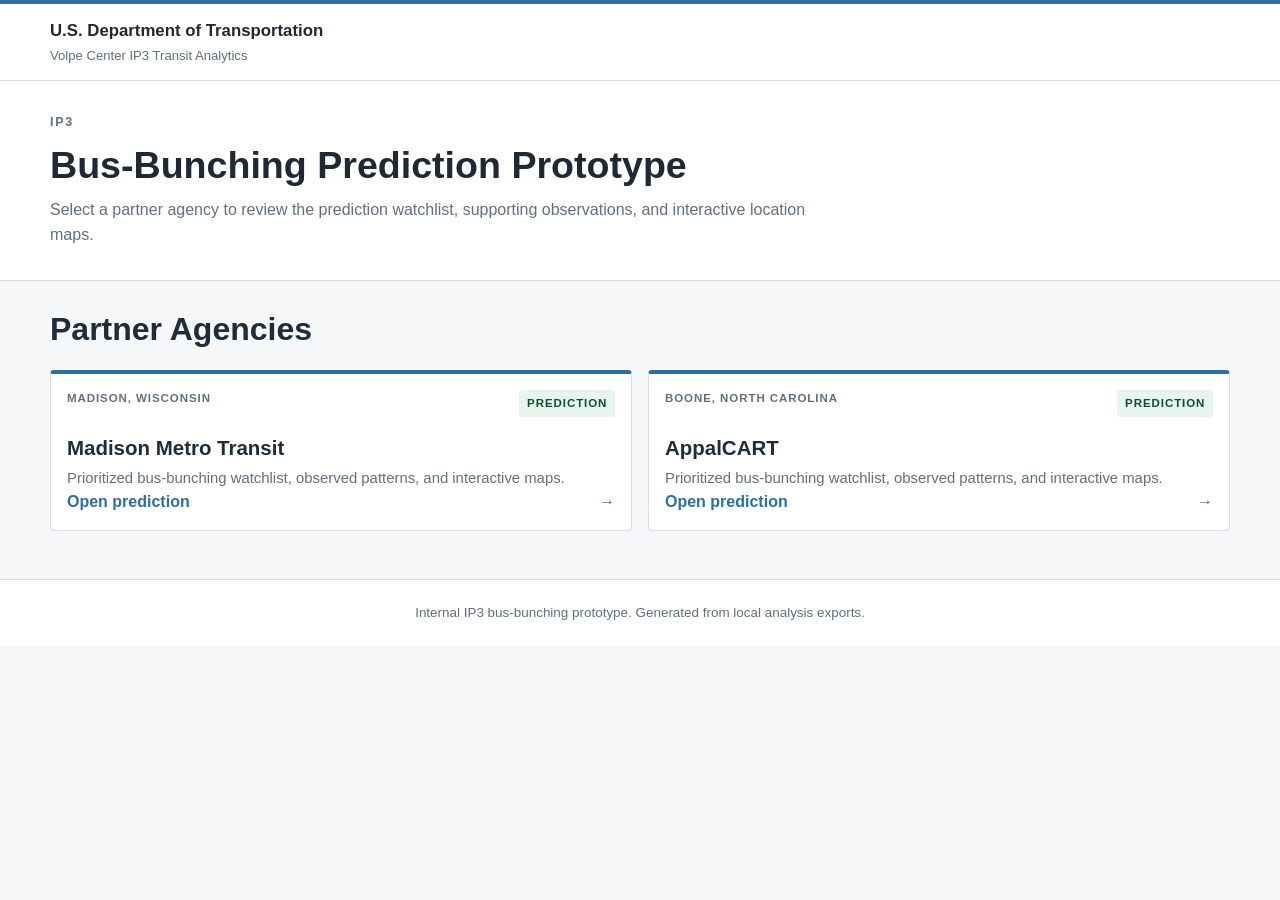
<file: index.html>
<!DOCTYPE html>
<html lang="en">
<head>
  <meta charset="UTF-8">
  <meta name="viewport" content="width=device-width, initial-scale=1.0">
  <meta name="robots" content="noindex, nofollow">
  <meta name="description" content="IP3 bus-bunching prototype.">
  <title>IP3 Bus Bunching Prototype</title>
  <link rel="stylesheet" href="assets/styles.css">
  
</head>
<body>
  <div class="site-shell">
    <header class="top-header">
  <div class="header-inner">
    <div class="brand-group">
      <div>
        <div class="brand-title">U.S. Department of Transportation</div>
        <div class="brand-subtitle">Volpe Center IP3 Transit Analytics</div>
      </div>
    </div>
    
  </div>
</header>
    
<section class="hero">
  <div class="section-inner">
    <div class="hero-content">
      <p class="eyebrow">IP3</p>
      <h1>Bus-Bunching Prediction Prototype</h1>
      <p>Select a partner agency to review the prediction watchlist, supporting observations, and interactive location maps.</p>
    </div>
  </div>
</section>

<main>
  <div class="section-inner">
    <section class="section" aria-labelledby="agency-heading">
      <div class="section-heading">
        <h2 id="agency-heading">Partner Agencies</h2>
      </div>
      <div class="agency-grid">
        
<a href="agencies/madison-metro.html" class="agency-card">
  <div class="card-top">
    <span class="card-kicker">Madison, Wisconsin</span>
    <span class="status ">Prediction</span>
  </div>
  <h3>Madison Metro Transit</h3>
  <p>Prioritized bus-bunching watchlist, observed patterns, and interactive maps.</p>
  <span class="card-action">Open prediction <span class="arrow" aria-hidden="true">&rarr;</span></span>
</a>
<a href="agencies/appalcart.html" class="agency-card">
  <div class="card-top">
    <span class="card-kicker">Boone, North Carolina</span>
    <span class="status ">Prediction</span>
  </div>
  <h3>AppalCART</h3>
  <p>Prioritized bus-bunching watchlist, observed patterns, and interactive maps.</p>
  <span class="card-action">Open prediction <span class="arrow" aria-hidden="true">&rarr;</span></span>
</a>
      </div>
    </section>
  </div>
</main>

    <footer class="footer">Internal IP3 bus-bunching prototype. Generated from local analysis exports.</footer>
  </div>
  
</body>
</html>
</file>
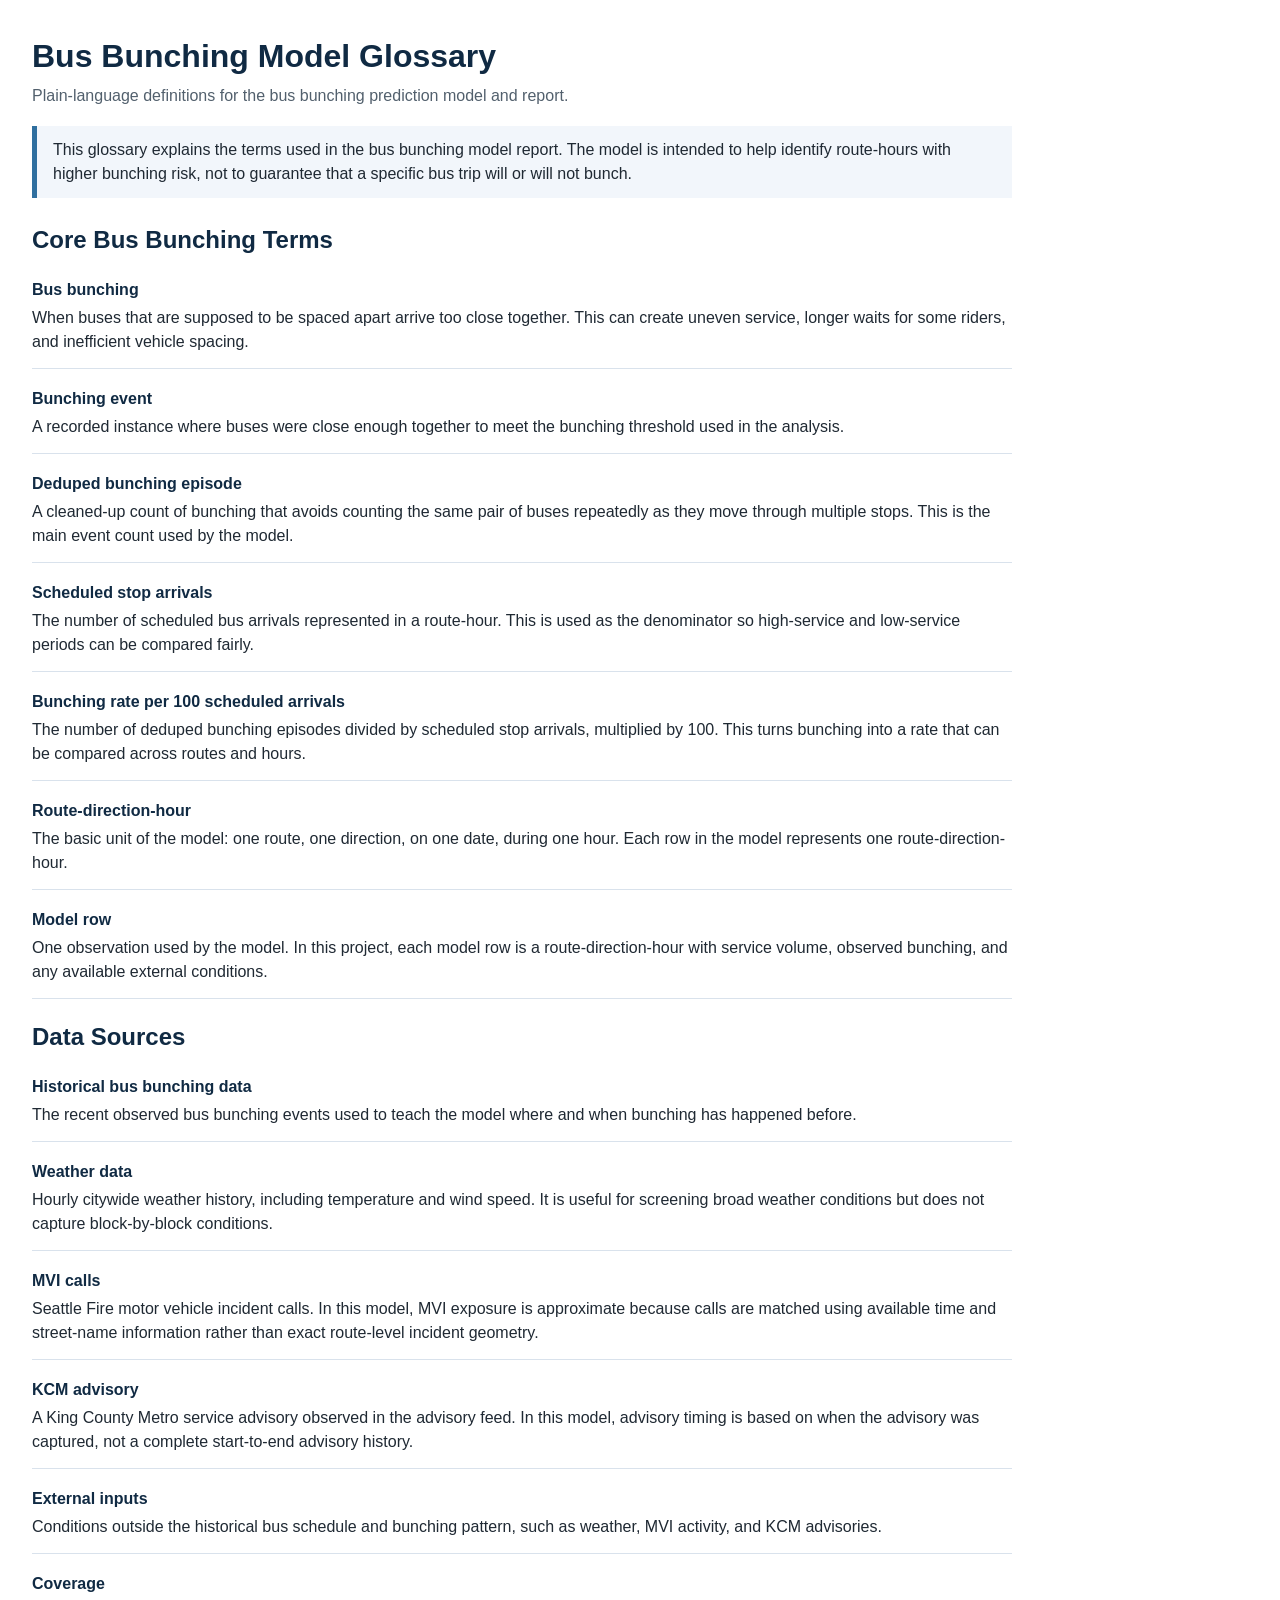
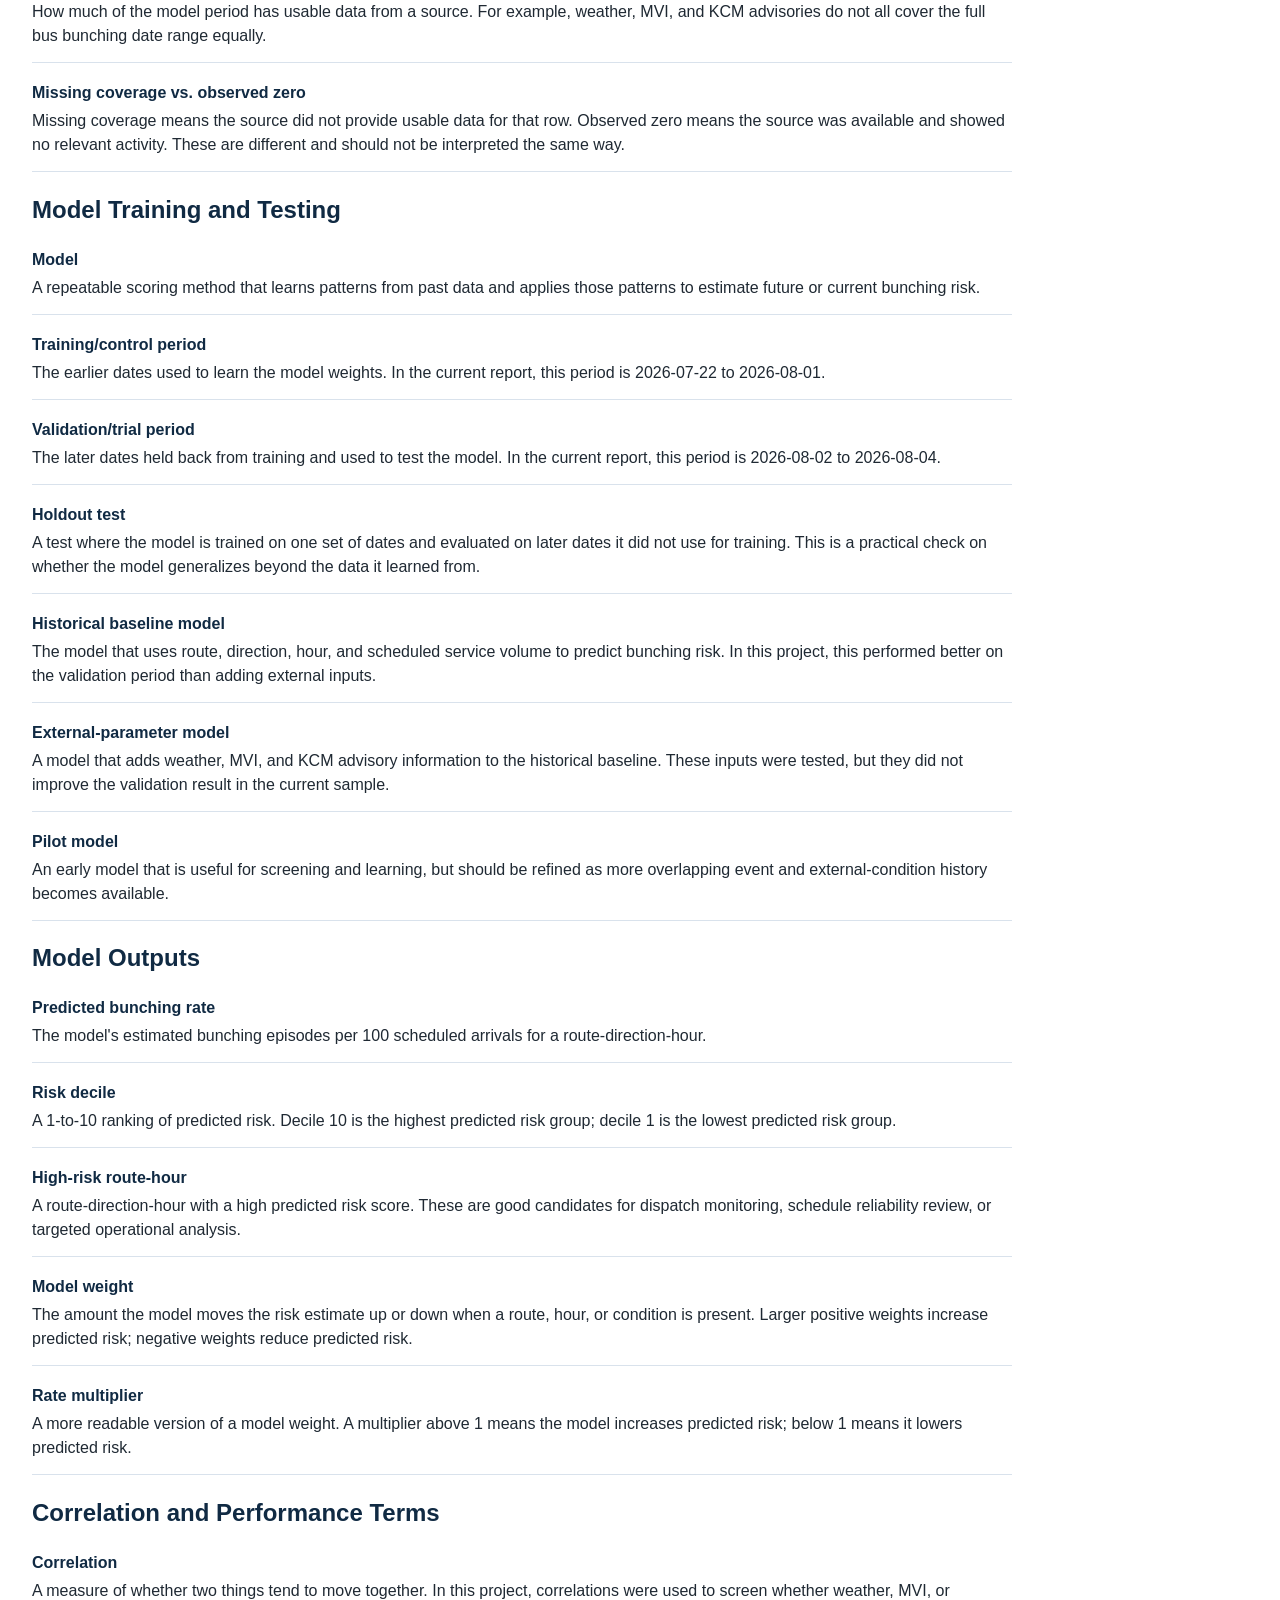
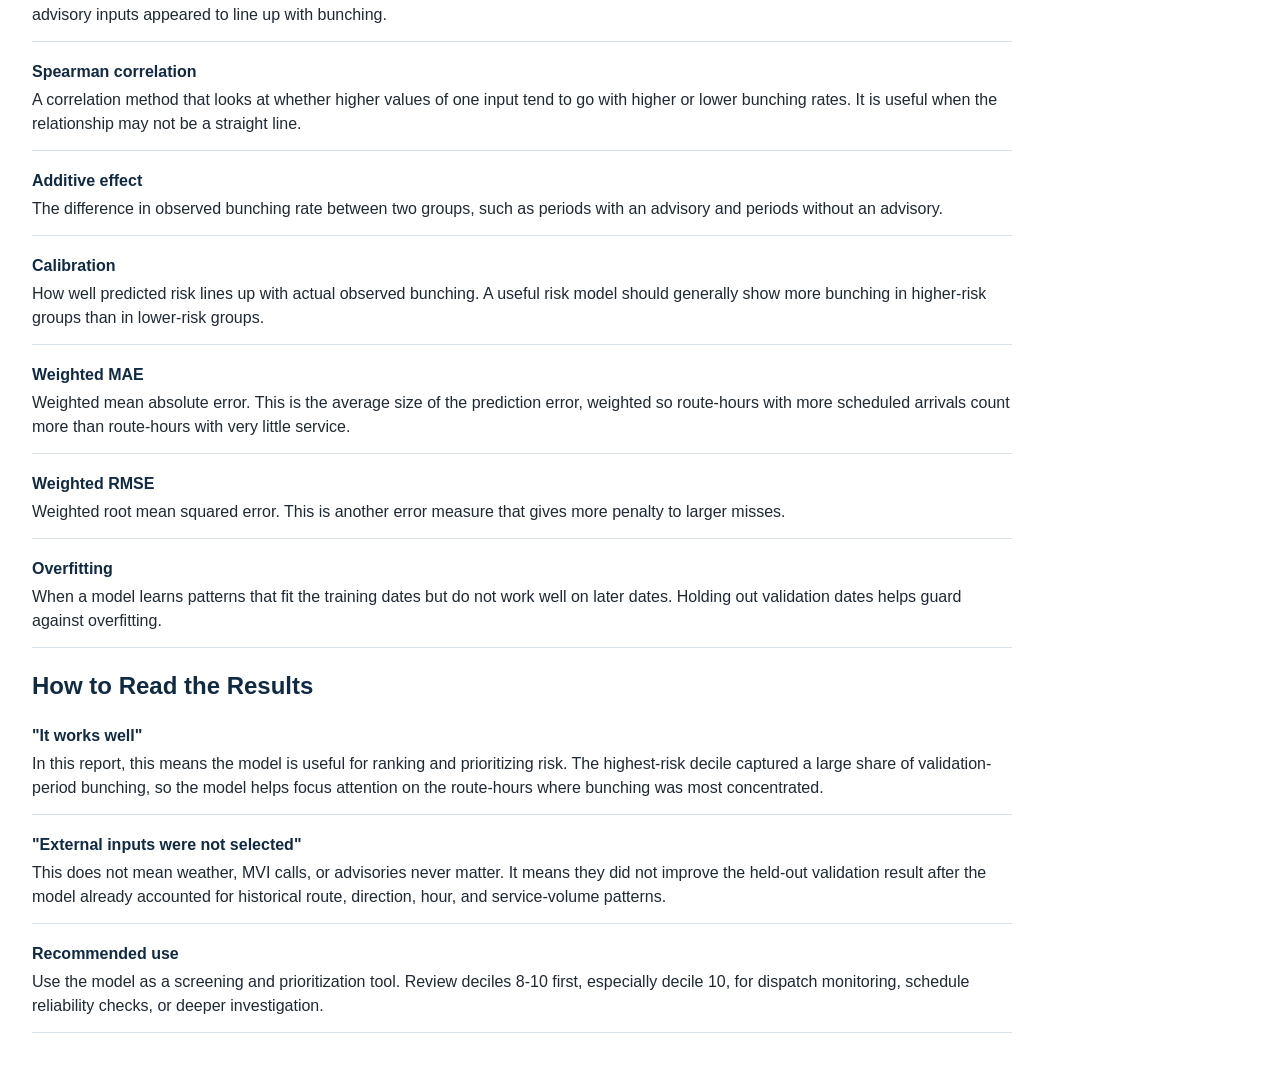
<file: bus_bunching_model_glossary.html>
<!doctype html>
<html>
<head>
<meta charset="utf-8">
<title>Bus Bunching Model Glossary</title>
<style>
body { font-family: Arial, sans-serif; margin: 32px; line-height: 1.5; color: #1f2933; max-width: 980px; }
h1, h2 { color: #102a43; }
h1 { margin-bottom: 4px; }
.subtitle { color: #52606d; margin-top: 0; }
.note { background: #f2f6fb; border-left: 5px solid #2f6f9f; padding: 12px 16px; margin: 18px 0 24px; }
dl { margin: 0; }
dt { font-weight: 700; color: #102a43; margin-top: 18px; }
dd { margin: 4px 0 0 0; border-bottom: 1px solid #d9e2ec; padding-bottom: 14px; }
.plain { color: #52606d; }
</style>
</head>
<body>
<h1>Bus Bunching Model Glossary</h1>
<p class="subtitle">Plain-language definitions for the bus bunching prediction model and report.</p>

<div class="note">
This glossary explains the terms used in the bus bunching model report. The model is intended to help identify route-hours with higher bunching risk, not to guarantee that a specific bus trip will or will not bunch.
</div>

<h2>Core Bus Bunching Terms</h2>
<dl>
<dt>Bus bunching</dt>
<dd>When buses that are supposed to be spaced apart arrive too close together. This can create uneven service, longer waits for some riders, and inefficient vehicle spacing.</dd>

<dt>Bunching event</dt>
<dd>A recorded instance where buses were close enough together to meet the bunching threshold used in the analysis.</dd>

<dt>Deduped bunching episode</dt>
<dd>A cleaned-up count of bunching that avoids counting the same pair of buses repeatedly as they move through multiple stops. This is the main event count used by the model.</dd>

<dt>Scheduled stop arrivals</dt>
<dd>The number of scheduled bus arrivals represented in a route-hour. This is used as the denominator so high-service and low-service periods can be compared fairly.</dd>

<dt>Bunching rate per 100 scheduled arrivals</dt>
<dd>The number of deduped bunching episodes divided by scheduled stop arrivals, multiplied by 100. This turns bunching into a rate that can be compared across routes and hours.</dd>

<dt>Route-direction-hour</dt>
<dd>The basic unit of the model: one route, one direction, on one date, during one hour. Each row in the model represents one route-direction-hour.</dd>

<dt>Model row</dt>
<dd>One observation used by the model. In this project, each model row is a route-direction-hour with service volume, observed bunching, and any available external conditions.</dd>
</dl>

<h2>Data Sources</h2>
<dl>
<dt>Historical bus bunching data</dt>
<dd>The recent observed bus bunching events used to teach the model where and when bunching has happened before.</dd>

<dt>Weather data</dt>
<dd>Hourly citywide weather history, including temperature and wind speed. It is useful for screening broad weather conditions but does not capture block-by-block conditions.</dd>

<dt>MVI calls</dt>
<dd>Seattle Fire motor vehicle incident calls. In this model, MVI exposure is approximate because calls are matched using available time and street-name information rather than exact route-level incident geometry.</dd>

<dt>KCM advisory</dt>
<dd>A King County Metro service advisory observed in the advisory feed. In this model, advisory timing is based on when the advisory was captured, not a complete start-to-end advisory history.</dd>

<dt>External inputs</dt>
<dd>Conditions outside the historical bus schedule and bunching pattern, such as weather, MVI activity, and KCM advisories.</dd>

<dt>Coverage</dt>
<dd>How much of the model period has usable data from a source. For example, weather, MVI, and KCM advisories do not all cover the full bus bunching date range equally.</dd>

<dt>Missing coverage vs. observed zero</dt>
<dd>Missing coverage means the source did not provide usable data for that row. Observed zero means the source was available and showed no relevant activity. These are different and should not be interpreted the same way.</dd>
</dl>

<h2>Model Training and Testing</h2>
<dl>
<dt>Model</dt>
<dd>A repeatable scoring method that learns patterns from past data and applies those patterns to estimate future or current bunching risk.</dd>

<dt>Training/control period</dt>
<dd>The earlier dates used to learn the model weights. In the current report, this period is 2026-07-22 to 2026-08-01.</dd>

<dt>Validation/trial period</dt>
<dd>The later dates held back from training and used to test the model. In the current report, this period is 2026-08-02 to 2026-08-04.</dd>

<dt>Holdout test</dt>
<dd>A test where the model is trained on one set of dates and evaluated on later dates it did not use for training. This is a practical check on whether the model generalizes beyond the data it learned from.</dd>

<dt>Historical baseline model</dt>
<dd>The model that uses route, direction, hour, and scheduled service volume to predict bunching risk. In this project, this performed better on the validation period than adding external inputs.</dd>

<dt>External-parameter model</dt>
<dd>A model that adds weather, MVI, and KCM advisory information to the historical baseline. These inputs were tested, but they did not improve the validation result in the current sample.</dd>

<dt>Pilot model</dt>
<dd>An early model that is useful for screening and learning, but should be refined as more overlapping event and external-condition history becomes available.</dd>
</dl>

<h2>Model Outputs</h2>
<dl>
<dt>Predicted bunching rate</dt>
<dd>The model's estimated bunching episodes per 100 scheduled arrivals for a route-direction-hour.</dd>

<dt>Risk decile</dt>
<dd>A 1-to-10 ranking of predicted risk. Decile 10 is the highest predicted risk group; decile 1 is the lowest predicted risk group.</dd>

<dt>High-risk route-hour</dt>
<dd>A route-direction-hour with a high predicted risk score. These are good candidates for dispatch monitoring, schedule reliability review, or targeted operational analysis.</dd>

<dt>Model weight</dt>
<dd>The amount the model moves the risk estimate up or down when a route, hour, or condition is present. Larger positive weights increase predicted risk; negative weights reduce predicted risk.</dd>

<dt>Rate multiplier</dt>
<dd>A more readable version of a model weight. A multiplier above 1 means the model increases predicted risk; below 1 means it lowers predicted risk.</dd>
</dl>

<h2>Correlation and Performance Terms</h2>
<dl>
<dt>Correlation</dt>
<dd>A measure of whether two things tend to move together. In this project, correlations were used to screen whether weather, MVI, or advisory inputs appeared to line up with bunching.</dd>

<dt>Spearman correlation</dt>
<dd>A correlation method that looks at whether higher values of one input tend to go with higher or lower bunching rates. It is useful when the relationship may not be a straight line.</dd>

<dt>Additive effect</dt>
<dd>The difference in observed bunching rate between two groups, such as periods with an advisory and periods without an advisory.</dd>

<dt>Calibration</dt>
<dd>How well predicted risk lines up with actual observed bunching. A useful risk model should generally show more bunching in higher-risk groups than in lower-risk groups.</dd>

<dt>Weighted MAE</dt>
<dd>Weighted mean absolute error. This is the average size of the prediction error, weighted so route-hours with more scheduled arrivals count more than route-hours with very little service.</dd>

<dt>Weighted RMSE</dt>
<dd>Weighted root mean squared error. This is another error measure that gives more penalty to larger misses.</dd>

<dt>Overfitting</dt>
<dd>When a model learns patterns that fit the training dates but do not work well on later dates. Holding out validation dates helps guard against overfitting.</dd>
</dl>

<h2>How to Read the Results</h2>
<dl>
<dt>"It works well"</dt>
<dd>In this report, this means the model is useful for ranking and prioritizing risk. The highest-risk decile captured a large share of validation-period bunching, so the model helps focus attention on the route-hours where bunching was most concentrated.</dd>

<dt>"External inputs were not selected"</dt>
<dd>This does not mean weather, MVI calls, or advisories never matter. It means they did not improve the held-out validation result after the model already accounted for historical route, direction, hour, and service-volume patterns.</dd>

<dt>Recommended use</dt>
<dd>Use the model as a screening and prioritization tool. Review deciles 8-10 first, especially decile 10, for dispatch monitoring, schedule reliability checks, or deeper investigation.</dd>
</dl>
</body>
</html>
</file>
<file: assets/styles.css>
:root {
  --navy: #1f2d3a;
  --blue: #2f6f9f;
  --blue-dark: #1f547a;
  --ink: #1f2933;
  --muted: #607080;
  --paper: #ffffff;
  --soft: #f6f7f9;
  --border: #d6dde3;
  --green: #2d7d59;
  --amber: #b35c00;
  --aqua: #0f766e;
  --plum: #6d4c71;
  --shadow: none;
}

* { box-sizing: border-box; }

body {
  min-height: 100vh;
  margin: 0;
  color: var(--ink);
  background: var(--soft);
  font-family: "Public Sans", "Segoe UI", Arial, sans-serif;
  line-height: 1.55;
}

a { color: inherit; }

.top-header {
  color: var(--ink);
  background: #ffffff;
  border-top: 4px solid var(--blue);
  border-bottom: 1px solid var(--border);
}

.header-inner,
.section-inner {
  width: min(1180px, calc(100% - 2rem));
  margin: 0 auto;
}

.header-inner {
  display: flex;
  min-height: 76px;
  align-items: center;
  justify-content: space-between;
  gap: 16px;
}

.brand-group {
  display: flex;
  align-items: center;
  gap: 14px;
}

.brand-title {
  font-size: 1.05rem;
  font-weight: 750;
}

.brand-subtitle {
  margin-top: 2px;
  color: var(--muted);
  font-size: 0.82rem;
}

.nav-link {
  color: var(--blue);
  font-size: 0.9rem;
  font-weight: 700;
  text-decoration: none;
}

.nav-link:hover { text-decoration: underline; }

.hero {
  color: var(--ink);
  background: #ffffff;
  border-bottom: 1px solid var(--border);
}

.hero .section-inner {
  display: grid;
  min-height: 0;
  padding: 2rem 0;
  align-items: start;
  gap: 2rem;
}

.hero-content { max-width: 870px; }

.eyebrow {
  margin: 0 0 0.75rem;
  color: var(--muted);
  font-size: 0.78rem;
  font-weight: 800;
  letter-spacing: 0.14em;
  text-transform: uppercase;
}

h1 {
  margin: 0;
  font-size: clamp(1.75rem, 3vw, 2.35rem);
  line-height: 1.15;
}

.hero p:last-child {
  max-width: 780px;
  margin: 0.65rem 0 0;
  color: var(--muted);
  font-size: 1rem;
}

main { padding: 1.5rem 0 3rem; }

.section {
  margin-top: 1.5rem;
}

.section:first-child { margin-top: 0; }

.section-heading {
  margin-bottom: 1rem;
}

.section-heading h2 {
  margin: 0;
  color: var(--navy);
  font-size: clamp(1.45rem, 3vw, 2rem);
}

.section-heading p {
  max-width: 820px;
  margin: 0.35rem 0 0;
  color: var(--muted);
}

.agency-grid {
  display: grid;
  grid-template-columns: repeat(2, minmax(0, 1fr));
  gap: 1rem;
}

.agency-card,
.panel,
.metric,
.definition,
.bar-chart,
.map-panel,
.table-panel {
  background: var(--paper);
  border: 1px solid var(--border);
  border-radius: 4px;
  box-shadow: none;
}

.agency-card {
  display: flex;
  min-height: 150px;
  padding: 1rem;
  flex-direction: column;
  text-decoration: none;
  border-top: 4px solid var(--blue);
  transition: transform 160ms ease, box-shadow 160ms ease, border-color 160ms ease;
}

.agency-card:hover {
  transform: none;
  border-top-color: var(--blue-dark);
  box-shadow: var(--shadow);
}

.agency-card:focus-visible {
  outline: 3px solid rgba(29, 112, 184, 0.35);
  outline-offset: 4px;
}

.card-kicker,
.status {
  font-size: 0.72rem;
  font-weight: 800;
  letter-spacing: 0.08em;
  text-transform: uppercase;
}

.card-kicker { color: var(--muted); }

.status {
  display: inline-flex;
  width: fit-content;
  padding: 0.28rem 0.48rem;
  color: #0b4f32;
  background: #e8f4ee;
  border-radius: 3px;
}

.status.pending { color: #6f3b00; background: #fff1d6; }
.status.profile { color: #4b3a52; background: #efe7f1; }

.card-top {
  display: flex;
  justify-content: space-between;
  gap: 0.75rem;
  align-items: flex-start;
}

.agency-card h3 {
  margin: 1.1rem 0 0.4rem;
  color: var(--navy);
  font-size: 1.28rem;
  line-height: 1.25;
}

.agency-card p {
  margin: 0;
  color: var(--muted);
  font-size: 0.93rem;
}

.card-stats {
  display: grid;
  grid-template-columns: repeat(2, minmax(0, 1fr));
  gap: 0.6rem;
  margin: 1.1rem 0;
}

.mini-stat strong {
  display: block;
  color: var(--ink);
  font-size: 1.05rem;
}

.mini-stat span {
  color: var(--muted);
  font-size: 0.76rem;
}

.card-action {
  display: flex;
  margin-top: auto;
  align-items: center;
  justify-content: space-between;
  color: var(--blue);
  font-weight: 750;
}

.arrow { transition: transform 160ms ease; }
.agency-card:hover .arrow { transform: translateX(4px); }

.metrics-grid {
  display: grid;
  grid-template-columns: repeat(4, minmax(0, 1fr));
  gap: 1rem;
}

.metric {
  padding: 0.9rem;
  min-height: 104px;
}

.metric span {
  display: block;
  color: var(--muted);
  font-size: 0.78rem;
  font-weight: 750;
  letter-spacing: 0.06em;
  text-transform: uppercase;
}

.metric strong {
  display: block;
  margin-top: 0.35rem;
  color: var(--navy);
  font-size: clamp(1.35rem, 2.4vw, 1.75rem);
  line-height: 1.05;
}

.metric small {
  display: block;
  margin-top: 0.45rem;
  color: var(--muted);
}

.two-col {
  display: grid;
  grid-template-columns: minmax(0, 1.15fr) minmax(300px, 0.85fr);
  gap: 1rem;
  align-items: start;
}

.panel { padding: 1.25rem; }

.panel h2,
.panel h3,
.bar-chart h3,
.table-panel h3,
.map-panel h3,
.chart-panel h3 {
  margin: 0 0 0.65rem;
  color: var(--navy);
}

.panel p {
  color: var(--muted);
  margin: 0.45rem 0 0;
}

.definition-grid {
  display: grid;
  grid-template-columns: repeat(3, minmax(0, 1fr));
  gap: 1rem;
}

.definition {
  padding: 1rem;
}

.definition h3 {
  margin: 0 0 0.4rem;
  color: var(--navy);
}

.definition p {
  margin: 0;
  color: var(--muted);
  font-size: 0.94rem;
}

.bar-chart,
.table-panel,
.map-panel,
.chart-panel {
  padding: 1rem;
}

.table-panel {
  max-width: 100%;
  overflow-x: auto;
}

.prediction-feature {
  padding: 1.25rem;
  background: #ffffff;
  border: 2px solid rgba(47, 111, 159, 0.28);
  border-left: 6px solid var(--blue);
}

.prediction-feature .eyebrow {
  margin-bottom: 0.4rem;
  color: var(--blue-dark);
}

.prediction-feature h2 {
  margin: 0;
  color: var(--navy);
  font-size: clamp(1.55rem, 3vw, 2.1rem);
}

.prediction-feature p {
  max-width: 880px;
  margin: 0.55rem 0 0;
  color: var(--ink);
}

.prediction-feature .snapshot-grid {
  margin-top: 1rem;
}

.prediction-tables {
  grid-template-columns: 1fr;
  align-items: stretch;
}

.tab-list {
  display: inline-flex;
  flex-wrap: wrap;
  gap: 0.35rem;
  padding: 0.35rem;
  background: #e9f0f3;
  border: 1px solid var(--border);
  border-radius: 6px;
}

.tab-button {
  min-height: 2.5rem;
  padding: 0.58rem 0.85rem;
  color: var(--ink);
  background: transparent;
  border: 1px solid transparent;
  border-radius: 4px;
  font: inherit;
  font-weight: 750;
  cursor: pointer;
}

.tab-button[aria-selected="true"] {
  color: var(--navy);
  background: #ffffff;
  border-color: var(--border);
  box-shadow: 0 1px 2px rgba(16, 47, 78, 0.08);
}

.tab-panel[hidden] {
  display: none;
}

.prediction-map-layout {
  display: grid;
  grid-template-columns: minmax(0, 2fr) minmax(260px, 1fr);
  gap: 1rem;
  align-items: stretch;
}

.prediction-map-card {
  padding: 1rem;
}

.prediction-map {
  display: block;
  width: 100%;
  height: min(58vh, 560px);
  min-height: 380px;
  background: #eef4f7;
  border: 1px solid var(--border);
  border-radius: 8px;
}

.prediction-map-fallback[hidden] {
  display: none;
}

.prediction-route-controls {
  margin-bottom: 1rem;
}

.prediction-route-controls label {
  display: inline-flex;
  min-height: 2.5rem;
  align-items: center;
  gap: 0.5rem;
  cursor: pointer;
}

.prediction-route-controls input {
  width: 1rem;
  height: 1rem;
  accent-color: var(--blue);
}

.prediction-route-controls fieldset {
  min-width: 0;
  margin: 0.5rem 0 0;
  padding: 0.5rem 0.75rem;
  border: 1px solid var(--border);
  border-radius: 6px;
}

.prediction-route-controls fieldset[hidden] {
  display: none;
}

.prediction-route-options {
  display: flex;
  flex-wrap: wrap;
  gap: 0 1rem;
}

.route-color-key {
  width: 1.25rem;
  border-top: 3px solid;
}

.prediction-map-list {
  display: grid;
  gap: 0.6rem;
  margin: 0.75rem 0 0;
  padding: 0;
  list-style: none;
}

.prediction-map-list li {
  padding: 0.7rem;
  background: #f7fafc;
  border: 1px solid var(--border);
  border-radius: 6px;
}

.priority-chip {
  display: inline-flex;
  width: fit-content;
  margin-bottom: 0.3rem;
  padding: 0.18rem 0.42rem;
  color: #ffffff;
  background: var(--blue);
  border-radius: 3px;
  font-size: 0.73rem;
  font-weight: 800;
  letter-spacing: 0.04em;
  text-transform: uppercase;
}

.priority-chip.high { background: #a93d33; }
.priority-chip.medium { background: #9a5b00; }
.priority-chip.monitor { background: var(--blue); }

.visual-image {
  display: block;
  width: 100%;
  height: auto;
  border: 1px solid var(--border);
  background: #ffffff;
}

.visual-link {
  display: inline-flex;
  width: fit-content;
  margin-top: 0.8rem;
  padding: 0.62rem 0.85rem;
  align-items: center;
  justify-content: center;
  color: #ffffff;
  background: var(--blue);
  border: 1px solid var(--blue-dark);
  border-radius: 4px;
  font-weight: 700;
  line-height: 1.2;
  text-decoration: none;
}

.visual-link:hover {
  background: var(--blue-dark);
  text-decoration: none;
}

.visual-link.secondary {
  color: var(--blue);
  background: #ffffff;
  border-color: var(--border);
}

.visual-link.secondary:hover {
  color: #ffffff;
  background: var(--blue-dark);
  border-color: var(--blue-dark);
}

.visual-link:focus-visible {
  outline: 3px solid rgba(29, 112, 184, 0.35);
  outline-offset: 3px;
}

.bar-row {
  display: grid;
  grid-template-columns: minmax(84px, 0.34fr) minmax(0, 1fr) minmax(74px, auto);
  gap: 0.7rem;
  align-items: center;
  margin: 0.58rem 0;
  font-size: 0.9rem;
}

.bar-label {
  overflow-wrap: anywhere;
  font-weight: 700;
}

.bar-track {
  height: 12px;
  overflow: hidden;
  background: #e7eef5;
  border-radius: 999px;
}

.bar-fill {
  height: 100%;
  min-width: 2px;
  background: var(--blue);
}

.bar-value {
  color: var(--muted);
  text-align: right;
  font-variant-numeric: tabular-nums;
}

.map-svg {
  display: block;
  width: 100%;
  min-height: 300px;
  background: #e9f0f3;
  border: 1px solid var(--border);
  border-radius: 8px;
}

.route-map-panel {
  padding: 0;
  overflow: hidden;
}

.route-map-workspace {
  display: grid;
  grid-template-columns: minmax(0, 2fr) minmax(280px, 1fr);
  gap: 1rem;
  align-items: stretch;
}

.route-map-side {
  display: flex;
  flex-direction: column;
  gap: 0.75rem;
  min-height: 100%;
}

.route-map-side h2,
.route-map-side p {
  margin: 0;
}

.watchlist {
  display: grid;
  gap: 0.7rem;
  margin: 0;
  padding: 0;
  list-style: none;
}

.watchlist li {
  padding: 0.75rem;
  background: #f7fafc;
  border: 1px solid var(--border);
  border-radius: 6px;
}

.watchlist strong,
.watchlist span,
.watchlist small {
  display: block;
}

.watchlist span {
  margin-top: 0.3rem;
  color: var(--ink);
}

.watchlist small {
  margin-top: 0.32rem;
  color: var(--muted);
  line-height: 1.35;
}

.route-map-toolbar {
  display: flex;
  flex-wrap: wrap;
  gap: 0.85rem;
  padding: 1rem;
  align-items: end;
  background: #ffffff;
  border-bottom: 1px solid var(--border);
}

.route-map-control {
  display: grid;
  gap: 0.25rem;
  min-width: 180px;
}

.route-map-control span {
  color: var(--muted);
  font-size: 0.74rem;
  font-weight: 800;
  letter-spacing: 0.06em;
  text-transform: uppercase;
}

.route-map-control select {
  min-height: 2.45rem;
  padding: 0.55rem 2rem 0.55rem 0.65rem;
  color: var(--ink);
  background: #ffffff;
  border: 1px solid var(--border);
  border-radius: 4px;
  font: inherit;
}

.route-map-stats {
  margin-left: auto;
  color: var(--muted);
  font-size: 0.88rem;
}

.route-map-canvas {
  width: 100%;
  height: min(68vh, 720px);
  min-height: 460px;
  background: #e9f0f3;
}

.route-map-actions {
  display: flex;
  flex-wrap: wrap;
  gap: 0.65rem;
  margin-top: 1rem;
}

.map-note {
  margin: 0.6rem 0 0;
  color: var(--muted);
  font-size: 0.85rem;
}

.snapshot-grid {
  display: grid;
  grid-template-columns: repeat(3, minmax(0, 1fr));
  gap: 0.8rem;
}

.game-day-grid {
  display: grid;
  grid-template-columns: repeat(2, minmax(0, 1fr));
  gap: 1rem;
}

.event-card h3 {
  font-size: 1.1rem;
}

.event-card strong {
  color: var(--navy);
  font-size: 1.25rem;
}

.snapshot-item {
  min-height: 90px;
  padding: 0.85rem;
  background: #f7fafc;
  border: 1px solid var(--border);
  border-radius: 8px;
}

.snapshot-item span {
  display: block;
  color: var(--muted);
  font-size: 0.74rem;
  font-weight: 800;
  letter-spacing: 0.06em;
  text-transform: uppercase;
}

.snapshot-item strong {
  display: block;
  margin-top: 0.3rem;
  color: var(--navy);
  font-size: 1.24rem;
  line-height: 1.15;
}

.snapshot-item small {
  display: block;
  margin-top: 0.35rem;
  color: var(--muted);
}

.status-dot {
  display: inline-block;
  width: 0.72rem;
  height: 0.72rem;
  margin-right: 0.35rem;
  background: var(--amber);
  border-radius: 999px;
}

.status-dot.fresh { background: var(--green); }
.status-dot.recent { background: var(--blue); }

.svg-chart {
  display: block;
  width: 100%;
  height: auto;
  min-height: 240px;
  background: #fbfdff;
  border: 1px solid var(--border);
  border-radius: 8px;
}

.chart-legend {
  display: flex;
  flex-wrap: wrap;
  gap: 0.75rem;
  margin: 0.55rem 0 0;
  color: var(--muted);
  font-size: 0.84rem;
}

.legend-swatch {
  display: inline-block;
  width: 0.85rem;
  height: 0.85rem;
  margin-right: 0.3rem;
  vertical-align: -0.12rem;
  border-radius: 2px;
}

.heatmap {
  display: grid;
  gap: 3px;
  overflow-x: auto;
  padding: 0.25rem 0 0.1rem;
}

.heatmap.route-hour { grid-template-columns: minmax(72px, 0.8fr) repeat(24, minmax(22px, 1fr)); }
.heatmap.weekday-hour { grid-template-columns: minmax(88px, 0.8fr) repeat(24, minmax(22px, 1fr)); }

.heat-cell,
.heat-label {
  min-height: 24px;
  padding: 0.22rem 0.28rem;
  border-radius: 4px;
  font-size: 0.74rem;
  text-align: center;
}

.heat-label {
  color: var(--muted);
  font-weight: 750;
  text-align: left;
}

.heat-head {
  color: var(--muted);
  font-size: 0.68rem;
  font-weight: 750;
  text-align: center;
}

.heat-cell {
  color: #102f4e;
  background: #edf3f8;
  font-variant-numeric: tabular-nums;
}

.full-span { grid-column: 1 / -1; }

table {
  width: 100%;
  border-collapse: collapse;
  font-size: 0.91rem;
}

th,
td {
  padding: 0.68rem 0.55rem;
  border-bottom: 1px solid var(--border);
  text-align: left;
  vertical-align: top;
  overflow-wrap: anywhere;
}

th {
  color: var(--navy);
  font-size: 0.76rem;
  letter-spacing: 0.07em;
  text-transform: uppercase;
}

td.num { text-align: right; font-variant-numeric: tabular-nums; }

.callout {
  padding: 1rem;
  color: #4e3200;
  background: #fff5dc;
  border: 1px solid #f0d48f;
  border-radius: 8px;
}

.footer {
  padding: 1.4rem 1rem;
  color: var(--muted);
  background: #ffffff;
  border-top: 1px solid var(--border);
  font-size: 0.84rem;
  text-align: center;
}

@media (max-width: 1020px) {
  .agency-grid,
  .metrics-grid { grid-template-columns: repeat(2, minmax(0, 1fr)); }
  .two-col,
  .route-map-workspace,
  .prediction-map-layout { grid-template-columns: 1fr; }
  .game-day-grid { grid-template-columns: 1fr; }
}

@media (max-width: 640px) {
  .header-inner { align-items: flex-start; flex-direction: column; padding: 0.85rem 0; }
  .agency-grid,
  .metrics-grid,
  .definition-grid,
  .snapshot-grid { grid-template-columns: 1fr; }
  .hero .section-inner { min-height: 310px; }
  .bar-row { grid-template-columns: minmax(76px, 0.45fr) minmax(0, 1fr) minmax(58px, auto); }
  .route-map-toolbar { align-items: stretch; }
  .route-map-control { width: 100%; }
  .route-map-stats { width: 100%; margin-left: 0; }
  .route-map-canvas { height: 62vh; min-height: 380px; }
}

@media (prefers-reduced-motion: reduce) {
  .agency-card,
  .arrow { transition: none; }
}
</file>
